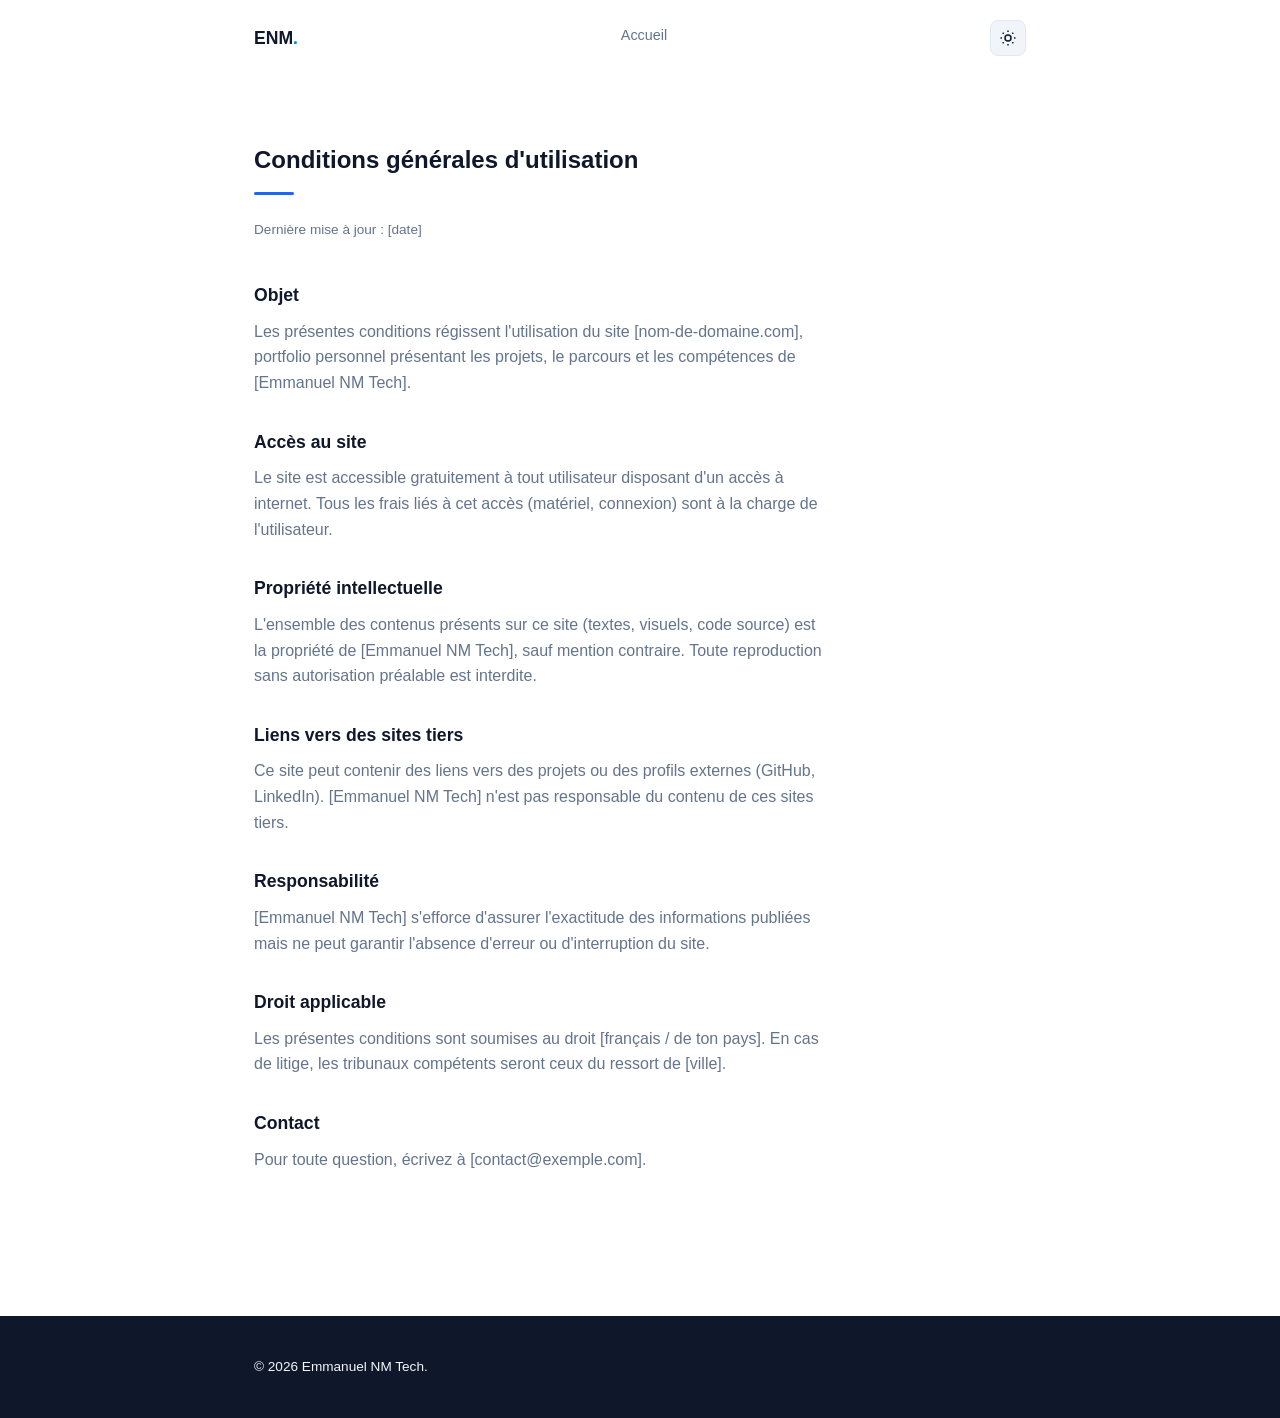
<file: MyPortfolio/cgu.html>
<!DOCTYPE html>
<html lang="fr">
<head>
<meta charset="UTF-8">
<meta name="viewport" content="width=device-width, initial-scale=1.0">
<title>Conditions générales d'utilisation, Emmanuel NM Tech</title>
<link href="https://fonts.googleapis.com/css2?family=Space+Grotesk:wght@500;600;700&family=IBM+Plex+Sans:wght@400;500;600&display=swap" rel="stylesheet">
<link rel="stylesheet" href="style.css">
<link rel="icon" type="image/svg+xml" href="favicon.svg">
</head>
<body>

  <header class="site-header">
    <div class="topbar">
    <a href="index.html" class="logo">ENM<span class="dot">.</span></a>
    <nav class="nav">
      <a href="index.html">Accueil</a>
    </nav>
    <button id="theme-toggle" class="theme-toggle" aria-label="Changer de thème">
      <svg id="icon-sun" width="18" height="18" viewBox="0 0 24 24" fill="none" stroke="currentColor" stroke-width="2"><circle cx="12" cy="12" r="4"/><path d="M12 2v2M12 20v2M4.9 4.9l1.4 1.4M17.7 17.7l1.4 1.4M2 12h2M20 12h2M4.9 19.1l1.4-1.4M17.7 6.3l1.4-1.4"/></svg>
      <svg id="icon-moon" width="18" height="18" viewBox="0 0 24 24" fill="none" stroke="currentColor" stroke-width="2"><path d="M21 12.8A9 9 0 1 1 11.2 3 7 7 0 0 0 21 12.8z"/></svg>
    </button>
  </div>
  </header>

  <main class="section legal">
    <h1 class="section-title">Conditions générales d'utilisation</h1>
    <p class="legal-updated">Dernière mise à jour : [date]</p>

    <h2>Objet</h2>
    <p>Les présentes conditions régissent l'utilisation du site [nom-de-domaine.com], portfolio personnel présentant les projets, le parcours et les compétences de [Emmanuel NM Tech].</p>

    <h2>Accès au site</h2>
    <p>Le site est accessible gratuitement à tout utilisateur disposant d'un accès à internet. Tous les frais liés à cet accès (matériel, connexion) sont à la charge de l'utilisateur.</p>

    <h2>Propriété intellectuelle</h2>
    <p>L'ensemble des contenus présents sur ce site (textes, visuels, code source) est la propriété de [Emmanuel NM Tech], sauf mention contraire. Toute reproduction sans autorisation préalable est interdite.</p>

    <h2>Liens vers des sites tiers</h2>
    <p>Ce site peut contenir des liens vers des projets ou des profils externes (GitHub, LinkedIn). [Emmanuel NM Tech] n'est pas responsable du contenu de ces sites tiers.</p>

    <h2>Responsabilité</h2>
    <p>[Emmanuel NM Tech] s'efforce d'assurer l'exactitude des informations publiées mais ne peut garantir l'absence d'erreur ou d'interruption du site.</p>

    <h2>Droit applicable</h2>
    <p>Les présentes conditions sont soumises au droit [français / de ton pays]. En cas de litige, les tribunaux compétents seront ceux du ressort de [ville].</p>

    <h2>Contact</h2>
    <p>Pour toute question, écrivez à [contact@exemple.com].</p>
  </main>

  <footer class="footer">
    <div class="footer-inner">
      <p>© <span id="year"></span> Emmanuel NM Tech.</p>
    </div>
  </footer>

  <script src="script.js"></script>
</body>
</html>
</file>
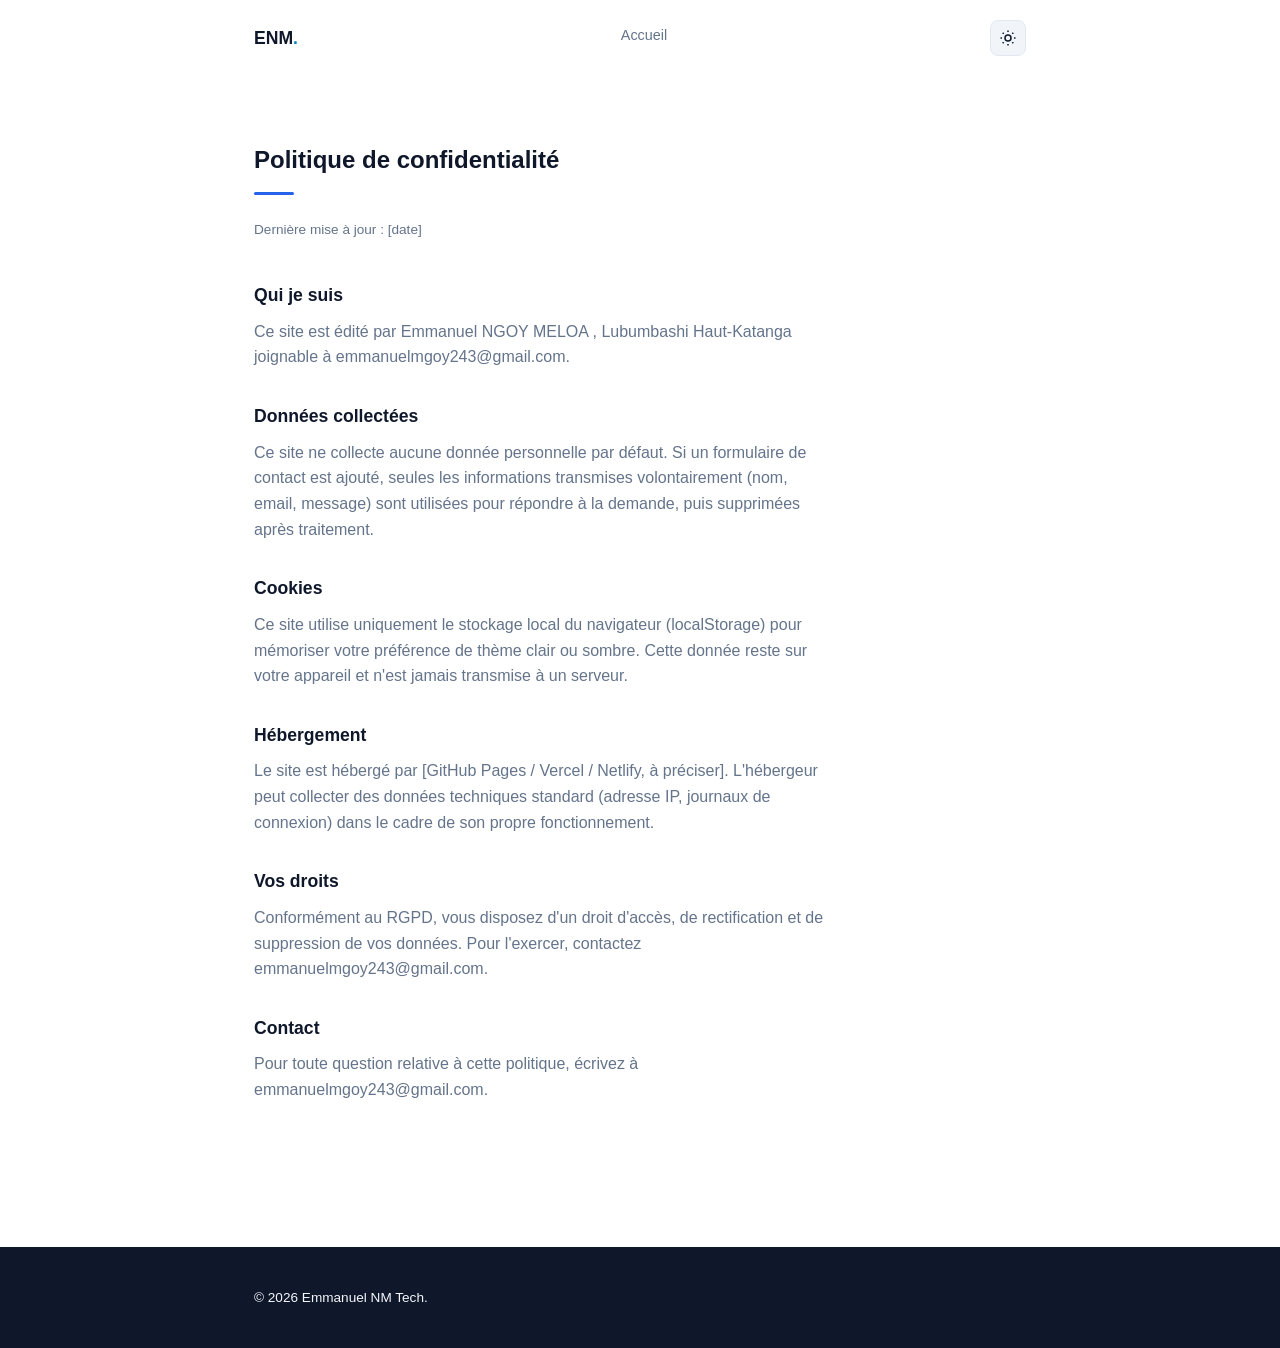
<file: MyPortfolio/confidentialite.html>
<!DOCTYPE html>
<html lang="fr">
<head>
<meta charset="UTF-8">
<meta name="viewport" content="width=device-width, initial-scale=1.0">
<title>Politique de confidentialité, Emmanuel NM Tech</title>
<link href="https://fonts.googleapis.com/css2?family=Space+Grotesk:wght@500;600;700&family=IBM+Plex+Sans:wght@400;500;600&display=swap" rel="stylesheet">
<link rel="stylesheet" href="style.css">
<link rel="icon" type="image/svg+xml" href="favicon.svg">
</head>
<body>

  <header class="site-header">
    <div class="topbar">
    <a href="index.html" class="logo">ENM<span class="dot">.</span></a>
    <nav class="nav">
      <a href="index.html">Accueil</a>
    </nav>
    <button id="theme-toggle" class="theme-toggle" aria-label="Changer de thème">
      <svg id="icon-sun" width="18" height="18" viewBox="0 0 24 24" fill="none" stroke="currentColor" stroke-width="2"><circle cx="12" cy="12" r="4"/><path d="M12 2v2M12 20v2M4.9 4.9l1.4 1.4M17.7 17.7l1.4 1.4M2 12h2M20 12h2M4.9 19.1l1.4-1.4M17.7 6.3l1.4-1.4"/></svg>
      <svg id="icon-moon" width="18" height="18" viewBox="0 0 24 24" fill="none" stroke="currentColor" stroke-width="2"><path d="M21 12.8A9 9 0 1 1 11.2 3 7 7 0 0 0 21 12.8z"/></svg>
    </button>
  </div>
  </header>

  <main class="section legal">
    <h1 class="section-title">Politique de confidentialité</h1>
    <p class="legal-updated">Dernière mise à jour : [date]</p>

    <h2>Qui je suis</h2>
    <p>Ce site est édité par Emmanuel NGOY  MELOA , Lubumbashi Haut-Katanga joignable à emmanuelmgoy243@gmail.com.</p>

    <h2>Données collectées</h2>
    <p>Ce site ne collecte aucune donnée personnelle par défaut. Si un formulaire de contact est ajouté, seules les informations transmises volontairement (nom, email, message) sont utilisées pour répondre à la demande, puis supprimées après traitement.</p>

    <h2>Cookies</h2>
    <p>Ce site utilise uniquement le stockage local du navigateur (localStorage) pour mémoriser votre préférence de thème clair ou sombre. Cette donnée reste sur votre appareil et n'est jamais transmise à un serveur.</p>

    <h2>Hébergement</h2>
    <p>Le site est hébergé par [GitHub Pages / Vercel / Netlify, à préciser]. L'hébergeur peut collecter des données techniques standard (adresse IP, journaux de connexion) dans le cadre de son propre fonctionnement.</p>

    <h2>Vos droits</h2>
    <p>Conformément au RGPD, vous disposez d'un droit d'accès, de rectification et de suppression de vos données. Pour l'exercer, contactez emmanuelmgoy243@gmail.com.</p>

    <h2>Contact</h2>
    <p>Pour toute question relative à cette politique, écrivez à emmanuelmgoy243@gmail.com.</p>
  </main>

  <footer class="footer">
    <div class="footer-inner">
      <p>© <span id="year"></span> Emmanuel NM Tech.</p>
    </div>
  </footer>

  <script src="script.js"></script>
</body>
</html>
</file>
<file: MyPortfolio/style.css>
/* ===== Design tokens ===== */
:root {
  /* White Mode, Tech Blue Light */
  --bg: #FFFFFF;
  --surface: #F1F5F9;
  --primary: #2563EB;
  --primary-hover: #1D4ED8;
  --accent: #0284C7;
  --primary-soft: #DBEAFE;
  --text: #0F172A;
  --text-muted: #64748B;
  --border: #E2E8F0;

  --font-display: 'Montserrat', sans-serif;
  --font-subtitle: 'Poppins', sans-serif;
  --font-body: 'Roboto', sans-serif;

  --max-width: 820px;
  --transition: 0.2s ease;
}

:root[data-theme="dark"] {
  /* Dark Mode, Tech Blue Night */
  --bg: #0B1220;
  --surface: #14243A;
  --primary: #2563EB;
  --primary-hover: #3B82F6;
  --accent: #38BDF8;
  --primary-soft: #1B2C47;
  --text: #F8FAFC;
  --text-muted: #94A3B8;
  --border: #263449;
}

@media (prefers-color-scheme: dark) {
  :root:not([data-theme="light"]) {
    --bg: #0B1220;
    --surface: #14243A;
    --primary: #2563EB;
    --primary-hover: #3B82F6;
    --accent: #38BDF8;
    --primary-soft: #1B2C47;
    --text: #F8FAFC;
    --text-muted: #94A3B8;
    --border: #263449;
  }
}

/* ===== Reset ===== */
* { box-sizing: border-box; margin: 0; padding: 0; }

html {
  scroll-behavior: smooth;
}

body {
  background: var(--bg);
  color: var(--text);
  font-family: var(--font-body);
  line-height: 1.6;
  transition: background var(--transition), color var(--transition);
}

a {
  color: inherit;
  text-decoration: none;
}

ul { list-style: none; }

img { max-width: 100%; display: block; }

:focus-visible {
  outline: 2px solid var(--primary);
  outline-offset: 3px;
}

@media (prefers-reduced-motion: reduce) {
  * { animation: none !important; transition: none !important; scroll-behavior: auto !important; }
}

/* ===== Layout helpers ===== */
.section {
  max-width: var(--max-width);
  margin: 0 auto;
  padding: 5rem 1.5rem;
}

.section-title {
  position: relative;
  font-family: var(--font-display);
  font-size: 1.5rem;
  font-weight: 700;
  margin-bottom: 1.5rem;
  padding-bottom: 1rem;
}

.section-title::after {
  content: '';
  position: absolute;
  left: 0;
  bottom: 0;
  width: 40px;
  height: 3px;
  background: var(--primary);
  border-radius: 2px;
}

#services .section-title,
#projets .section-title,
#contact .section-title,
#comment-je-travaille .section-title {
  margin-bottom: 2.5rem;
}

/* ===== Topbar ===== */
header.site-header {
  position: sticky;
  top: 0;
  z-index: 100;
  background: var(--bg);
  border-bottom: 1px solid transparent;
  transition: border-color var(--transition), box-shadow var(--transition);
}

header.site-header.scrolled {
  border-color: var(--border);
  box-shadow: 0 4px 16px rgba(10, 14, 23, 0.06);
}

:root[data-theme="dark"] header.site-header.scrolled {
  box-shadow: 0 4px 16px rgba(0, 0, 0, 0.35);
}

@media (prefers-color-scheme: dark) {
  :root:not([data-theme="light"]) header.site-header.scrolled {
    box-shadow: 0 4px 16px rgba(0, 0, 0, 0.35);
  }
}

.topbar {
  display: flex;
  align-items: center;
  justify-content: space-between;
  max-width: var(--max-width);
  margin: 0 auto;
  padding: 1.25rem 1.5rem;
}

.logo {
  font-family: var(--font-display);
  font-weight: 700;
  font-size: 1.1rem;
}

.dot { color: var(--accent); }

.nav {
  display: flex;
  gap: 1.75rem;
}

.nav a {
  position: relative;
  font-size: 0.9rem;
  color: var(--text-muted);
  padding-bottom: 4px;
  transition: color var(--transition);
}

.nav a::after {
  content: '';
  position: absolute;
  left: 0;
  bottom: 0;
  width: 0;
  height: 1.5px;
  background: var(--primary);
  transition: width var(--transition);
}

.nav a:hover { color: var(--text); }
.nav a:hover::after { width: 100%; }

.header-actions {
  display: flex;
  align-items: center;
  gap: 0.6rem;
}

.theme-toggle {
  background: var(--surface);
  border: 1px solid var(--border);
  border-radius: 8px;
  width: 36px;
  height: 36px;
  display: flex;
  align-items: center;
  justify-content: center;
  cursor: pointer;
  color: var(--text);
  transition: border-color var(--transition);
}

.theme-toggle:hover { border-color: var(--primary); }

.lang-toggle {
  background: var(--surface);
  border: 1px solid var(--border);
  border-radius: 8px;
  height: 36px;
  padding: 0 0.7rem;
  display: flex;
  align-items: center;
  justify-content: center;
  cursor: pointer;
  color: var(--text);
  font-family: var(--font-subtitle);
  font-weight: 500;
  font-size: 0.8rem;
  letter-spacing: 0.03em;
  transition: border-color var(--transition);
}

.lang-toggle:hover { border-color: var(--primary); }

#icon-moon { display: none; }
:root[data-theme="dark"] #icon-sun { display: none; }
:root[data-theme="dark"] #icon-moon { display: block; }

/* ===== Hero ===== */
.hero {
  max-width: var(--max-width);
  margin: 0 auto;
  padding: 5rem 1.5rem 4rem;
}

.hero-eyebrow {
  color: var(--accent);
  font-weight: 500;
  font-size: 0.95rem;
  margin-bottom: 1rem;
}

.hero-title {
  font-family: var(--font-display);
  font-size: clamp(2rem, 5vw, 3.25rem);
  font-weight: 700;
  line-height: 1.15;
  letter-spacing: -0.02em;
  max-width: 14ch;
}

.hero-sub {
  color: var(--text-muted);
  max-width: 46ch;
  margin-top: 1.5rem;
  font-size: 1.05rem;
}

.hero-cta {
  display: inline-block;
  margin-top: 2rem;
  color: var(--primary);
  font-weight: 500;
  border-bottom: 1px solid var(--primary);
  padding-bottom: 2px;
  transition: transform var(--transition), color var(--transition), border-color var(--transition);
}

.hero-cta:hover {
  transform: translateX(4px);
  color: var(--text);
  border-color: var(--text);
}

/* ===== Projects ===== */
.project-list {
  border-top: 1px solid var(--border);
}

.project-item {
  display: grid;
  grid-template-columns: 2.5rem 1fr auto;
  gap: 1.25rem;
  align-items: start;
  padding: 1.75rem 0.75rem;
  margin: 0 -0.75rem;
  border-bottom: 1px solid var(--border);
  border-radius: 6px;
  transition: background var(--transition), padding-left var(--transition);
}

.project-item:hover {
  padding-left: 1.25rem;
  background: var(--primary-soft);
}

.project-index {
  font-family: var(--font-subtitle);
  color: var(--text-muted);
  font-size: 0.9rem;
  padding-top: 0.2rem;
}

.project-name {
  font-family: var(--font-subtitle);
  font-size: 1.15rem;
  font-weight: 500;
  margin-bottom: 0.4rem;
}

.project-desc {
  color: var(--text-muted);
  font-size: 0.95rem;
  max-width: 50ch;
}

.project-tags {
  display: flex;
  gap: 0.5rem;
  margin-top: 0.75rem;
  flex-wrap: wrap;
}

.project-tags span {
  font-size: 0.75rem;
  color: var(--accent);
  background: var(--primary-soft);
  padding: 0.2rem 0.55rem;
  border-radius: 5px;
}

.project-link {
  font-size: 0.9rem;
  color: var(--text-muted);
  white-space: nowrap;
  padding-top: 0.2rem;
}

.project-item:hover .project-link { color: var(--primary); }

/* ===== Section intro ===== */
.section-intro {
  color: var(--text-muted);
  max-width: 60ch;
  margin-top: -1.5rem;
  margin-bottom: 2.5rem;
}

/* ===== À propos (photo en arrière-plan) ===== */
.apropos {
  position: relative;
  min-height: 420px;
  display: flex;
  align-items: flex-end;
  margin: 1rem 0 5rem;
  background: var(--surface) url('images/emmanuel.jpg') center / cover no-repeat;
  overflow: hidden;
}

.apropos::before {
  content: '';
  position: absolute;
  inset: 0;
  background: linear-gradient(to top, rgba(8, 11, 18, 0.9) 0%, rgba(8, 11, 18, 0.45) 55%, rgba(8, 11, 18, 0.15) 100%);
}

.apropos-overlay {
  position: relative;
  z-index: 1;
  width: 100%;
  max-width: var(--max-width);
  margin: 0 auto;
  padding: 2.5rem 1.5rem;
  box-sizing: border-box;
  color: #F4F6FB;
}

.apropos-eyebrow {
  color: var(--accent);
  font-size: 0.9rem;
  font-weight: 500;
  margin-bottom: 0.5rem;
}

.apropos-name {
  font-family: var(--font-display);
  font-weight: 700;
  font-size: clamp(1.8rem, 4vw, 2.5rem);
  margin-bottom: 0.9rem;
}

.apropos-text {
  max-width: 62ch;
  color: #D7DEEC;
  font-size: 1rem;
  line-height: 1.6;
}

@media (max-width: 640px) {
  .apropos { min-height: 280px; }
}

/* Le bandeau photo et le texte qui le suit forment un seul bloc "À propos" */
.apropos + section {
  padding-top: 2.5rem;
}

/* ===== About text block ===== */
.about-text {
  max-width: 68ch;
}

.about-text p {
  color: var(--text-muted);
  line-height: 1.75;
  margin-bottom: 1.25rem;
}

.about-text p:last-child {
  margin-bottom: 0;
  color: var(--text);
  font-weight: 500;
  border-left: 3px solid var(--primary);
  padding-left: 1rem;
}

.about-text strong {
  color: var(--text);
  font-weight: 700;
}

/* ===== Services ===== */
.service-grid {
  display: grid;
  grid-template-columns: repeat(2, 1fr);
  gap: 1px;
  background: var(--border);
  border: 1px solid var(--border);
}

.service-card {
  background: var(--surface);
  padding: 1.75rem;
  transition: transform var(--transition), background var(--transition);
}

.service-card:hover {
  transform: translateY(-3px);
  background: var(--primary-soft);
}

.service-num {
  display: block;
  font-family: var(--font-subtitle);
  color: var(--primary);
  font-size: 0.85rem;
  margin-bottom: 0.75rem;
}

.service-card h3 {
  font-family: var(--font-subtitle);
  font-size: 1.05rem;
  margin-bottom: 0.5rem;
}

.service-card p {
  color: var(--text-muted);
  font-size: 0.92rem;
}

/* ===== Pricing table ===== */
.pricing-table {
  border-top: 1px solid var(--border);
}

.pricing-row {
  display: grid;
  grid-template-columns: 1fr 2fr auto;
  gap: 1.25rem;
  padding: 1.1rem 0.75rem;
  margin: 0 -0.75rem;
  border-bottom: 1px solid var(--border);
  align-items: center;
  border-radius: 6px;
  transition: background var(--transition);
}

.pricing-row:not(.pricing-head):hover {
  background: var(--primary-soft);
}

.pricing-head {
  color: var(--text-muted);
  font-size: 0.8rem;
  text-transform: uppercase;
  letter-spacing: 0.04em;
}

.pricing-name {
  font-family: var(--font-subtitle);
  font-weight: 500;
}

.pricing-desc {
  color: var(--text-muted);
  font-size: 0.9rem;
}

.pricing-price {
  font-family: var(--font-subtitle);
  font-weight: 500;
  color: var(--primary);
  white-space: nowrap;
}

.pricing-note {
  color: var(--text-muted);
  font-size: 0.85rem;
  margin-top: 1.25rem;
}

/* ===== Timeline ===== */
.timeline-item {
  padding: 1.5rem 0;
  border-bottom: 1px solid var(--border);
}

.timeline-item:last-child { border-bottom: none; }

.timeline-date {
  color: var(--primary);
  font-size: 0.85rem;
  font-weight: 500;
}

.timeline-item h3 {
  font-family: var(--font-subtitle);
  font-size: 1.1rem;
  margin: 0.4rem 0;
}

.timeline-item p {
  color: var(--text-muted);
  font-size: 0.95rem;
}

/* ===== Skills ===== */
.skills-grid {
  display: grid;
  grid-template-columns: repeat(2, 1fr);
  gap: 1.5rem;
}

.skill-group h3 {
  font-family: var(--font-subtitle);
  font-size: 1rem;
  margin-bottom: 0.4rem;
}

.skill-group p {
  color: var(--text-muted);
  font-size: 0.9rem;
}

/* ===== Contact ===== */
.contact-text {
  color: var(--text-muted);
  margin-bottom: 1rem;
}

.contact-email {
  font-family: var(--font-subtitle);
  font-size: clamp(1.3rem, 4vw, 2rem);
  font-weight: 500;
  color: var(--primary);
}

.socials {
  display: flex;
  gap: 1.25rem;
  margin-top: 2rem;
}

.socials a {
  display: flex;
  align-items: center;
  justify-content: center;
  width: 42px;
  height: 42px;
  border: 1px solid var(--border);
  border-radius: 8px;
  color: var(--text-muted);
  font-size: 1.1rem;
  transition: color var(--transition), border-color var(--transition), transform var(--transition);
}

.socials a:hover {
  color: var(--primary);
  border-color: var(--primary);
  transform: translateY(-3px);
}

/* ===== Footer ===== */
.footer {
  margin-top: 4rem;
  background: var(--text);
  color: #F4F6FB;
}

:root[data-theme="dark"] .footer { background: var(--surface); }
@media (prefers-color-scheme: dark) {
  :root:not([data-theme="light"]) .footer { background: var(--surface); }
}

.footer-inner {
  max-width: var(--max-width);
  margin: 0 auto;
  padding: 2.5rem 1.5rem;
  display: flex;
  justify-content: space-between;
  flex-wrap: wrap;
  gap: 0.75rem;
  font-size: 0.85rem;
}

.footer-links {
  display: flex;
  gap: 1.5rem;
}

.footer-links a {
  position: relative;
  color: #F4F6FB;
  opacity: 0.75;
  transition: opacity var(--transition), transform var(--transition);
  display: inline-block;
}

.footer-links a:hover {
  opacity: 1;
  transform: translateY(-2px);
}

/* ===== Legal pages ===== */
.legal {
  padding-top: 4rem;
}

.legal-updated {
  color: var(--text-muted);
  font-size: 0.85rem;
  margin-bottom: 2.5rem;
}

.legal h2 {
  font-family: var(--font-display);
  font-size: 1.1rem;
  margin-top: 2rem;
  margin-bottom: 0.6rem;
}

.legal p {
  color: var(--text-muted);
  max-width: 65ch;
}

/* ===== Responsive ===== */
@media (max-width: 640px) {
  .topbar { flex-wrap: wrap; gap: 1rem; }
  .nav { gap: 1.25rem; order: 3; width: 100%; }
  .project-item {
    grid-template-columns: 2rem 1fr;
  }
  .project-link { display: none; }
  .skills-grid { grid-template-columns: 1fr; }
  .service-grid { grid-template-columns: 1fr; }
  .pricing-row {
    grid-template-columns: 1fr;
    gap: 0.4rem;
  }
  .pricing-head { display: none; }
  .pricing-price { font-size: 1.05rem; }
}
</file>
